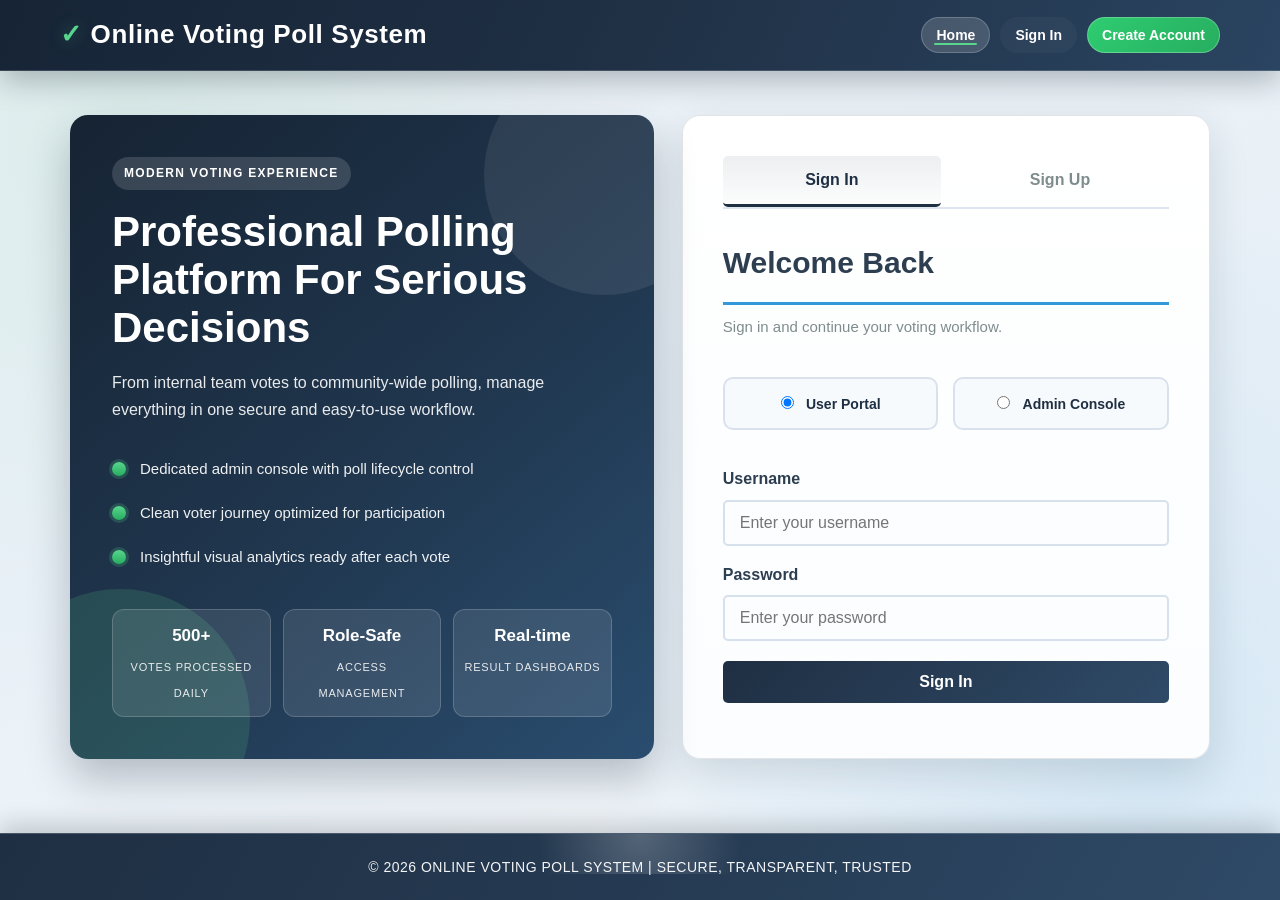
<file: index.html>
<!DOCTYPE html>
<html lang="en">
<head>
    <meta charset="UTF-8">
    <meta name="viewport" content="width=device-width, initial-scale=1.0">
    <title>Online Voting Poll System</title>
    <link rel="stylesheet" href="style.css">
</head>
<body class="auth-page">
    <header>
        <div class="header-container">
            <a class="header-brand" href="index.html">Online Voting Poll System</a>
            <nav>
                <a class="active" aria-current="page" href="index.html">Home</a>
                <a href="login.html">Sign In</a>
                <a class="nav-cta" href="signup.html">Create Account</a>
            </nav>
        </div>
    </header>

    <main class="auth-main">
        <div class="auth-shell">
            <section class="auth-marketing">
                <p class="auth-kicker">Modern voting experience</p>
                <h1>Professional Polling Platform For Serious Decisions</h1>
                <p class="auth-lead">From internal team votes to community-wide polling, manage everything in one secure and easy-to-use workflow.</p>
                <ul class="auth-points">
                    <li>Dedicated admin console with poll lifecycle control</li>
                    <li>Clean voter journey optimized for participation</li>
                    <li>Insightful visual analytics ready after each vote</li>
                </ul>
                <div class="auth-metrics">
                    <div><strong>500+</strong><span>Votes Processed Daily</span></div>
                    <div><strong>Role-Safe</strong><span>Access Management</span></div>
                    <div><strong>Real-time</strong><span>Result Dashboards</span></div>
                </div>
            </section>

            <section class="container auth-container auth-panel">
                <div class="auth-toggle">
                    <button class="auth-btn active" data-auth="login">Sign In</button>
                    <button class="auth-btn" data-auth="signup">Sign Up</button>
                </div>

                <div id="loginForm" class="auth-form active">
                    <h2 class="section-title">Welcome Back</h2>
                    <p class="auth-subtitle">Sign in and continue your voting workflow.</p>
                    <form id="formLogin" class="auth-form-page active">
                        <div class="role-selector">
                            <div class="role-option">
                                <input type="radio" id="roleUser" name="role" value="user" checked>
                                <label for="roleUser">User Portal</label>
                            </div>
                            <div class="role-option">
                                <input type="radio" id="roleAdmin" name="role" value="admin">
                                <label for="roleAdmin">Admin Console</label>
                            </div>
                        </div>
                        <div class="form-group">
                            <label for="loginUsername">Username</label>
                            <input type="text" id="loginUsername" placeholder="Enter your username" required>
                        </div>
                        <div class="form-group">
                            <label for="loginPassword">Password</label>
                            <input type="password" id="loginPassword" placeholder="Enter your password" required>
                        </div>
                        <button type="submit" class="btn btn-primary auth-submit">Sign In</button>
                    </form>
                </div>

                <div id="signupForm" class="auth-form">
                    <h2 class="section-title">Create New Account</h2>
                    <p class="auth-subtitle">Set up your profile and start polling instantly.</p>
                    <form id="formSignup" class="auth-form-page active">
                        <div class="role-selector">
                            <div class="role-option">
                                <input type="radio" id="signupRoleUser" name="signupRole" value="user" checked>
                                <label for="signupRoleUser">User Portal</label>
                            </div>
                            <div class="role-option">
                                <input type="radio" id="signupRoleAdmin" name="signupRole" value="admin">
                                <label for="signupRoleAdmin">Admin Console</label>
                            </div>
                        </div>
                        <div class="form-group">
                            <label for="signupUsername">Username</label>
                            <input type="text" id="signupUsername" placeholder="Choose a username" required>
                        </div>
                        <div class="form-group">
                            <label for="signupPassword">Password</label>
                            <input type="password" id="signupPassword" placeholder="Create a strong password" required>
                        </div>
                        <div class="form-group">
                            <label for="signupConfirm">Confirm Password</label>
                            <input type="password" id="signupConfirm" placeholder="Re-enter your password" required>
                        </div>
                        <div class="form-group hidden" id="adminCodeGroup">
                            <label for="adminAccessCode">Admin Access Code</label>
                            <input type="password" id="adminAccessCode" placeholder="Enter admin access code">
                        </div>
                        <button type="submit" class="btn btn-primary auth-submit">Create Account</button>
                    </form>
                </div>
            </section>
        </div>
    </main>

    <footer>
        <p>&copy; 2026 Online Voting Poll System | Secure, Transparent, Trusted</p>
    </footer>

    <script src="js/storage.js"></script>
    <script src="js/auth.js"></script>
</body>
</html>
</file>
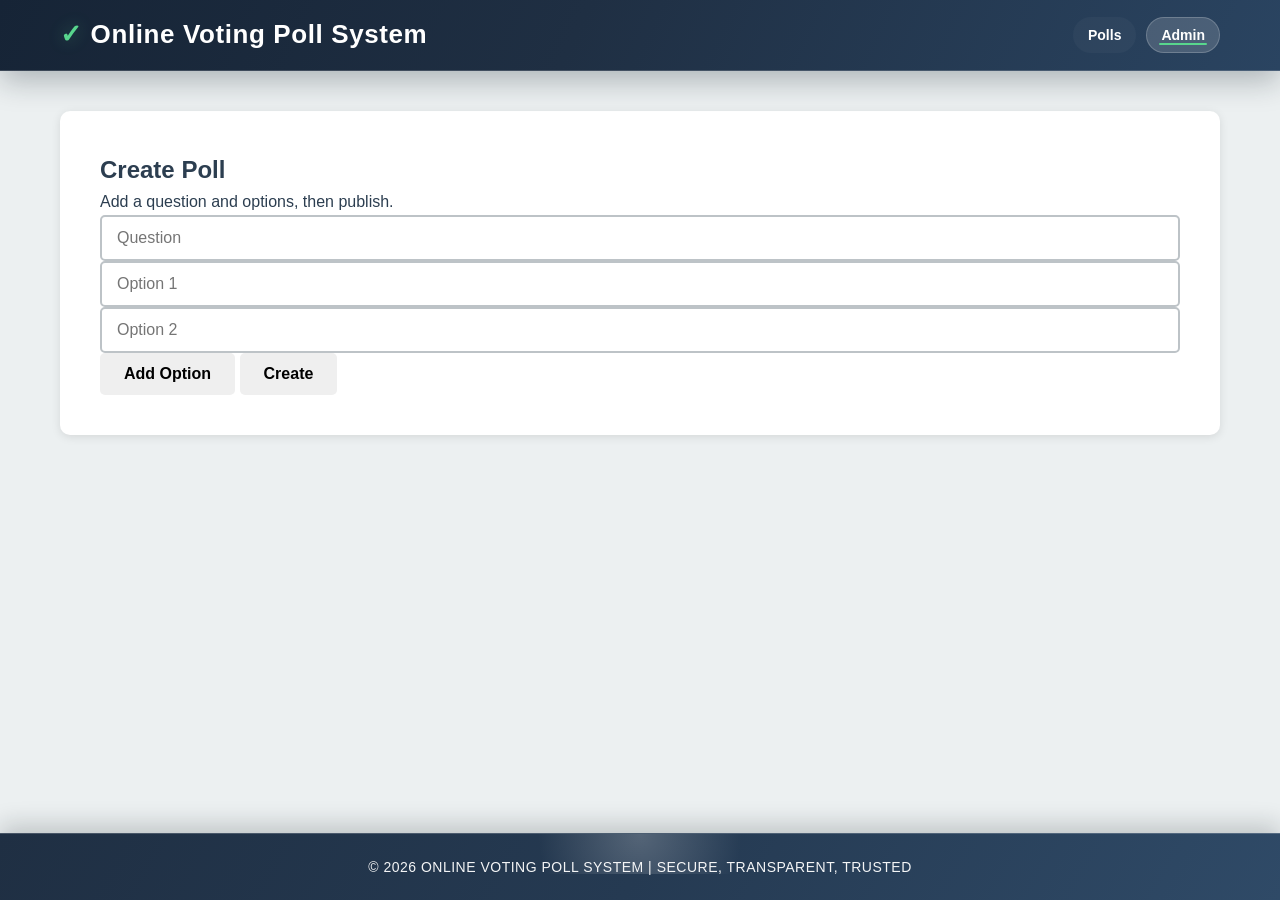
<file: admin.html>
<!DOCTYPE html>
<html>
<head>
  <title>Admin</title>
  <meta charset="UTF-8">
  <meta name="viewport" content="width=device-width, initial-scale=1.0">
  <link rel="stylesheet" href="style.css">
</head>
<body data-page="admin">
  <header class="site-header">
    <div class="header-wrap">
      <p class="brand">Online Voting Poll System</p>
      <nav class="top-nav">
        <a href="home.html">Polls</a>
        <a class="active" aria-current="page" href="admin.html">Admin</a>
      </nav>
    </div>
  </header>

  <main class="page-main">
    <section class="container">
      <h2>Create Poll</h2>
      <p class="subtext">Add a question and options, then publish.</p>

      <input type="text" id="question" placeholder="Question">
      <div id="options"></div>
      <button id="addOptionBtn">Add Option</button>
      <button id="createPollBtn">Create</button>
    </section>
  </main>

  <footer class="site-footer">
    <p>&copy; 2026 Online Voting Poll System | Secure, Transparent, Trusted</p>
  </footer>

  <script src="js/storage.js"></script>
  <script src="js/auth.js"></script>
  <script src="js/admin.js"></script>
</body>
</html>
</file>
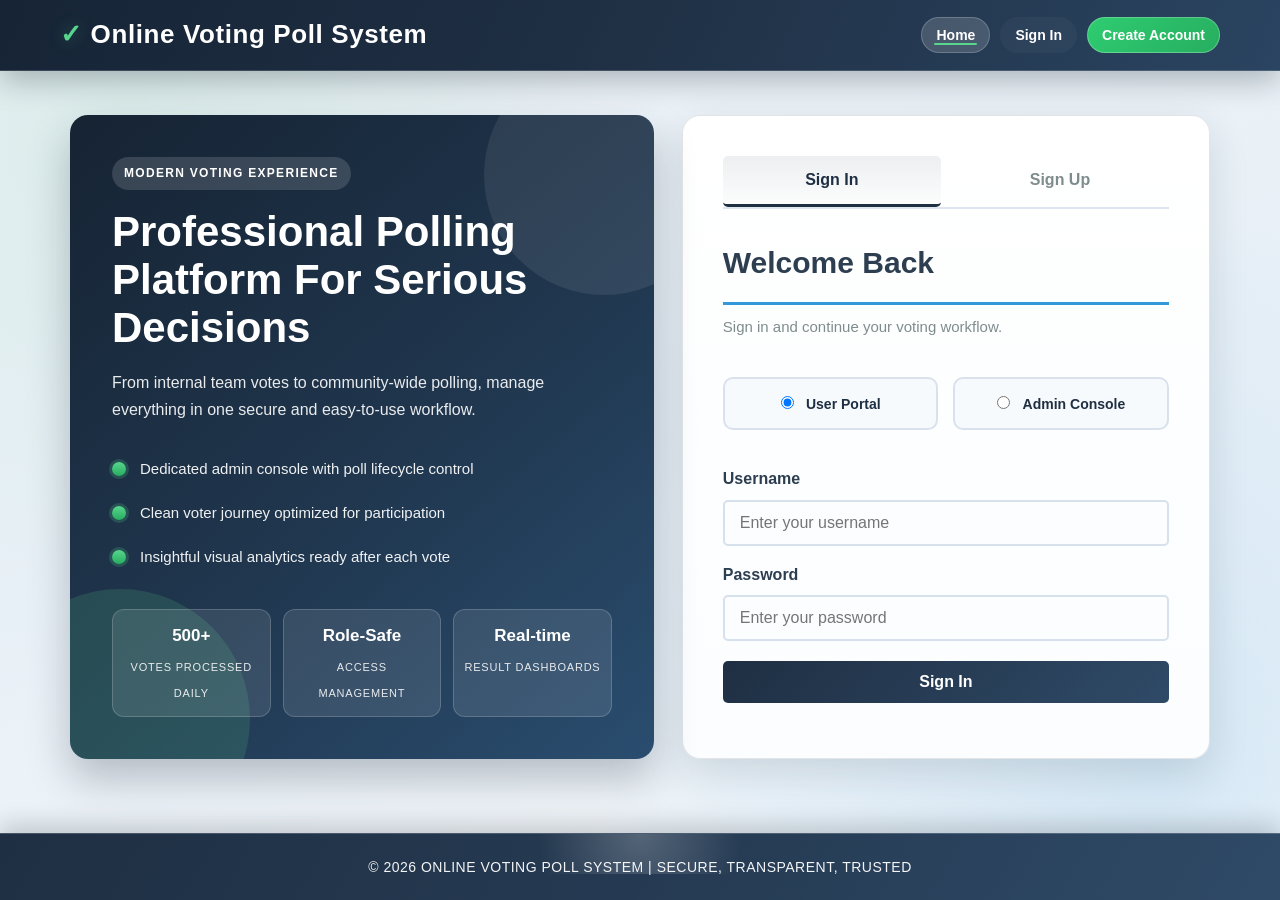
<file: home.html>
<!DOCTYPE html>
<html lang="en">
<head>
    <meta charset="UTF-8">
    <meta name="viewport" content="width=device-width, initial-scale=1.0">
    <title>Dashboard - Online Voting Poll System</title>
    <link rel="stylesheet" href="style.css">
</head>
<body class="dashboard-page">
    <header>
        <div class="header-container">
            <a class="header-brand" href="home.html">Online Voting Poll System</a>
            <nav>
                <a class="active no-nav-underline" aria-current="page" href="home.html">Dashboard</a>
                <a href="poll.html" id="pollCenterLink">Poll Center</a>
                <a href="poll.html" id="createPollLink" class="hidden nav-cta">Create Poll</a>
                <div class="nav-user-info">
                    <span id="userRole"></span>
                    <span id="userName"></span>
                </div>
                <button id="logoutBtn" class="btn-danger">Logout</button>
            </nav>
        </div>
    </header>

    <main>
        <!-- ADMIN DASHBOARD -->
        <section id="adminDashboard" class="hidden">
            <div class="container dashboard-panel">
                <div class="dashboard-header">
                    <div>
                        <h1 class="section-title">Workspace Overview</h1>
                        <p class="dashboard-subtitle">Create polls quickly, monitor response activity, and manage live engagement from a clean control center.</p>
                    </div>
                    <a href="poll.html" class="btn btn-primary">Create New Poll</a>
                </div>

                <div class="stats-grid">
                    <div class="stat-card">
                        <h3>Total Polls</h3>
                        <div class="number" id="adminTotalPolls">0</div>
                    </div>
                    <div class="stat-card accent">
                        <h3>Total Responses</h3>
                        <div class="number" id="adminTotalVotes">0</div>
                    </div>
                    <div class="stat-card success">
                        <h3>Registered Users</h3>
                        <div class="number" id="adminTotalUsers">0</div>
                    </div>
                    <div class="stat-card dark">
                        <h3>Active Polls</h3>
                        <div class="number" id="adminActivePolls">0</div>
                    </div>
                </div>

                <div class="dashboard-list-head">
                    <h2 class="section-title">Poll Management</h2>
                    <p>Review each poll, track participation, and take action when needed.</p>
                </div>

                <div id="adminPollsList" class="polls-grid dashboard-polls-grid"></div>
            </div>
        </section>

        <!-- USER DASHBOARD -->
        <section id="userDashboard" class="hidden">
            <div class="container dashboard-panel">
                <div class="dashboard-header">
                    <div>
                        <h1 class="section-title">Your Polls</h1>
                        <p class="dashboard-subtitle">Choose an open poll, submit your response, and explore results in real time.</p>
                    </div>
                </div>

                <div id="userPollsList" class="polls-grid dashboard-polls-grid"></div>

                <div id="noPollsMessage" class="no-data hidden">
                    <h3>No Active Polls Yet</h3>
                    <p>New polls will appear here as soon as they are published.</p>
                </div>
            </div>
        </section>
    </main>

    <footer>
        <p>&copy; 2026 Online Voting Poll System | Secure, Transparent, Trusted</p>
    </footer>

    <script src="js/storage.js"></script>
    <script src="js/auth.js"></script>
    <script src="js/home.js"></script>
</body>
</html>
</file>
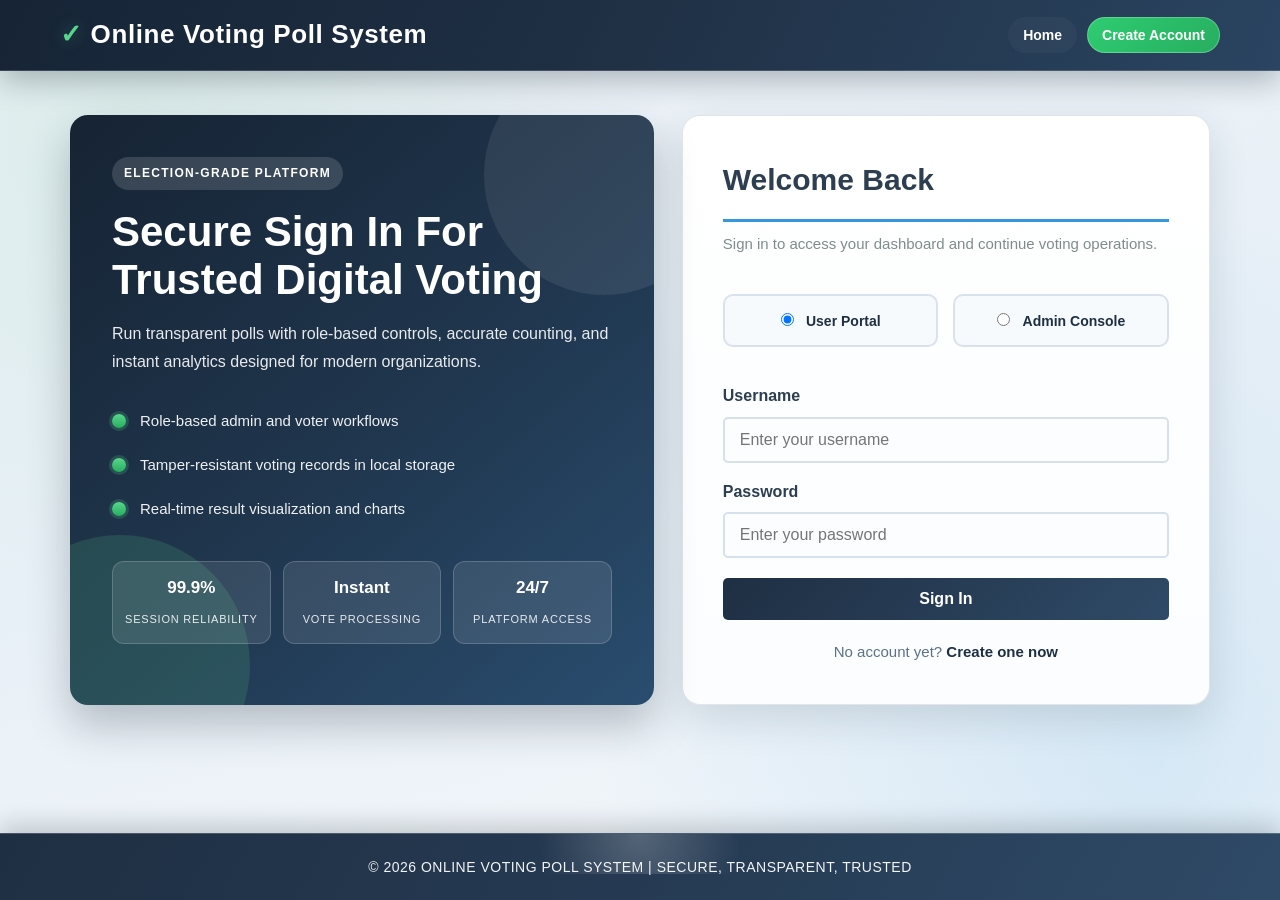
<file: login.html>
<!DOCTYPE html>
<html lang="en">
<head>
    <meta charset="UTF-8">
    <meta name="viewport" content="width=device-width, initial-scale=1.0">
    <title>Login - Online Voting Poll System</title>
    <link rel="stylesheet" href="style.css">
</head>
<body class="auth-page">
    <header>
        <div class="header-container">
            <a class="header-brand" href="index.html">Online Voting Poll System</a>
            <nav>
                <a href="index.html">Home</a>
                <a class="nav-cta" href="signup.html">Create Account</a>
            </nav>
        </div>
    </header>

    <main class="auth-main">
        <div class="auth-shell">
            <section class="auth-marketing">
                <p class="auth-kicker">Election-grade platform</p>
                <h1>Secure Sign In For Trusted Digital Voting</h1>
                <p class="auth-lead">Run transparent polls with role-based controls, accurate counting, and instant analytics designed for modern organizations.</p>
                <ul class="auth-points">
                    <li>Role-based admin and voter workflows</li>
                    <li>Tamper-resistant voting records in local storage</li>
                    <li>Real-time result visualization and charts</li>
                </ul>
                <div class="auth-metrics">
                    <div><strong>99.9%</strong><span>Session Reliability</span></div>
                    <div><strong>Instant</strong><span>Vote Processing</span></div>
                    <div><strong>24/7</strong><span>Platform Access</span></div>
                </div>
            </section>

            <section class="container auth-container auth-panel">
                <h2 class="section-title">Welcome Back</h2>
                <p class="auth-subtitle">Sign in to access your dashboard and continue voting operations.</p>

                <form id="formLogin" class="auth-form-page active">
                    <div class="role-selector">
                        <div class="role-option">
                            <input type="radio" id="roleUser" name="role" value="user" checked>
                            <label for="roleUser">User Portal</label>
                        </div>
                        <div class="role-option">
                            <input type="radio" id="roleAdmin" name="role" value="admin">
                            <label for="roleAdmin">Admin Console</label>
                        </div>
                    </div>

                    <div class="form-group">
                        <label for="loginUsername">Username</label>
                        <input type="text" id="loginUsername" placeholder="Enter your username" required>
                    </div>
                    <div class="form-group">
                        <label for="loginPassword">Password</label>
                        <input type="password" id="loginPassword" placeholder="Enter your password" required>
                    </div>

                    <button type="submit" class="btn btn-primary auth-submit">Sign In</button>
                </form>

                <p class="text-center margin-top auth-switch">No account yet? <a href="signup.html">Create one now</a></p>
            </section>
        </div>
    </main>

    <footer>
        <p>&copy; 2026 Online Voting Poll System | Secure, Transparent, Trusted</p>
    </footer>

    <script src="js/storage.js"></script>
    <script src="js/auth.js"></script>
</body>
</html>
</file>
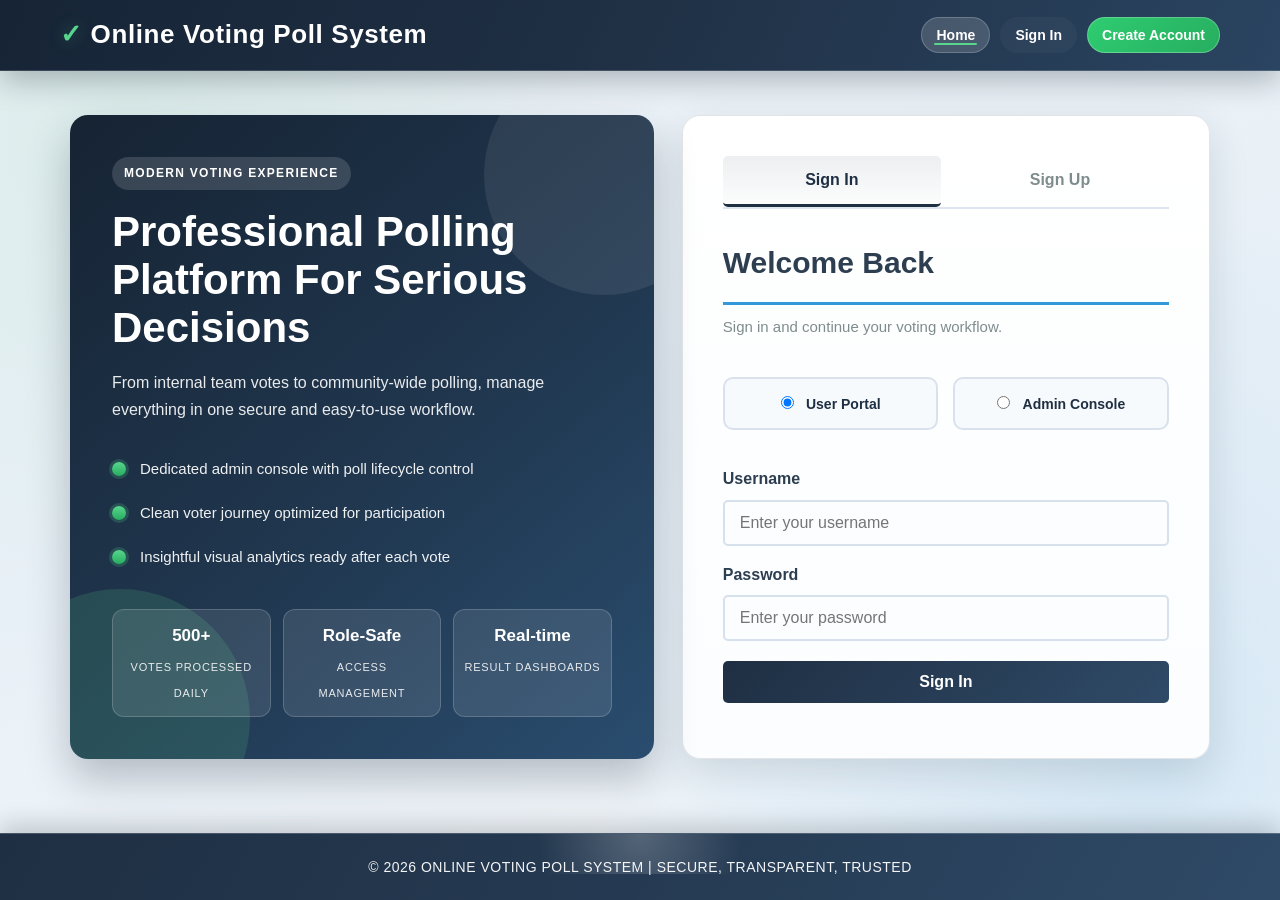
<file: poll.html>
<!DOCTYPE html>
<html lang="en">
<head>
    <meta charset="UTF-8">
    <meta name="viewport" content="width=device-width, initial-scale=1.0">
    <title>Polls - Online Voting Poll System</title>
    <link rel="stylesheet" href="style.css">
</head>
<body>
    <header>
        <div class="header-container">
            <a class="header-brand" href="home.html">Online Voting Poll System</a>
            <nav>
                <a href="home.html">Dashboard</a>
                <a class="active" aria-current="page" href="poll.html">Poll Center</a>
                <button id="logoutBtn" class="btn-danger">Logout</button>
            </nav>
        </div>
    </header>

    <main>
        <!-- CREATE POLL FORM (ADMIN ONLY) -->
        <section id="createPollSection" class="hidden">
            <div class="container poll-page-shell">
                <div class="poll-page-header">
                    <h1 class="section-title">Create A New Poll</h1>
                    <p class="sub-title">Build a clear question, define your response model, and publish with confidence.</p>
                </div>
                <form id="createPollForm">
                    <div class="form-group">
                        <label for="pollQuestion">Poll Question *</label>
                        <input type="text" id="pollQuestion" placeholder="e.g., What is your favorite programming language?" required>
                    </div>

                    <div class="form-group">
                        <label>Poll Options *</label>
                        <div id="optionsContainer">
                            <div class="form-group">
                                <label>Option Type</label>
                                <select id="optionType">
                                    <option value="radio">Single Choice</option>
                                    <option value="checkbox">Multiple Choice</option>
                                </select>
                            </div>
                        </div>
                    </div>

                    <div id="optionInputs">
                        <div class="option-input-group option-input-row">
                            <input type="text" class="option-input" placeholder="Option 1" required>
                        </div>
                        <div class="option-input-group option-input-row">
                            <input type="text" class="option-input" placeholder="Option 2" required>
                        </div>
                    </div>

                    <button type="button" id="addOptionBtn" class="btn btn-secondary add-option-btn">+ Add More Options</button>

                    <div class="poll-form-actions">
                        <button type="submit" class="btn btn-primary">Publish Poll</button>
                        <a href="home.html" class="btn btn-neutral">Cancel</a>
                    </div>
                </form>
            </div>
        </section>

        <!-- VOTE ON POLL (USER) -->
        <section id="votePollSection" class="hidden">
            <div class="container poll-page-shell">
                <h1 class="section-title" id="votePollTitle">Poll Title</h1>
                <p class="sub-title">Select your preferred option and submit your response.</p>
                <form id="votePollForm">
                    <div id="voteOptionsContainer" class="options-container"></div>
                    <div class="vote-actions">
                        <button type="submit" class="btn btn-primary full-width-btn">Submit Vote</button>
                        <a href="home.html" class="btn btn-neutral full-width-btn">Back to Polls</a>
                    </div>
                </form>
            </div>
        </section>

        <!-- VOTE ALREADY SUBMITTED -->
        <section id="alreadyVotedSection" class="hidden">
            <div class="container text-center poll-page-shell">
                <h1 class="section-title">Already Voted</h1>
                <p class="sub-title">Your response has already been recorded for this poll.</p>
                <p class="already-voted-note">You can review the latest insights below.</p>
                <a href="#" id="viewResultsLink" class="btn btn-primary">View Results</a>
                <a href="home.html" class="btn btn-neutral">Back to Polls</a>
            </div>
        </section>
    </main>

    <footer>
        <p>&copy; 2026 Online Voting Poll System | Secure, Transparent, Trusted</p>
    </footer>

    <script src="js/storage.js"></script>
    <script src="js/auth.js"></script>
    <script src="js/poll.js"></script>
</body>
</html>
</file>
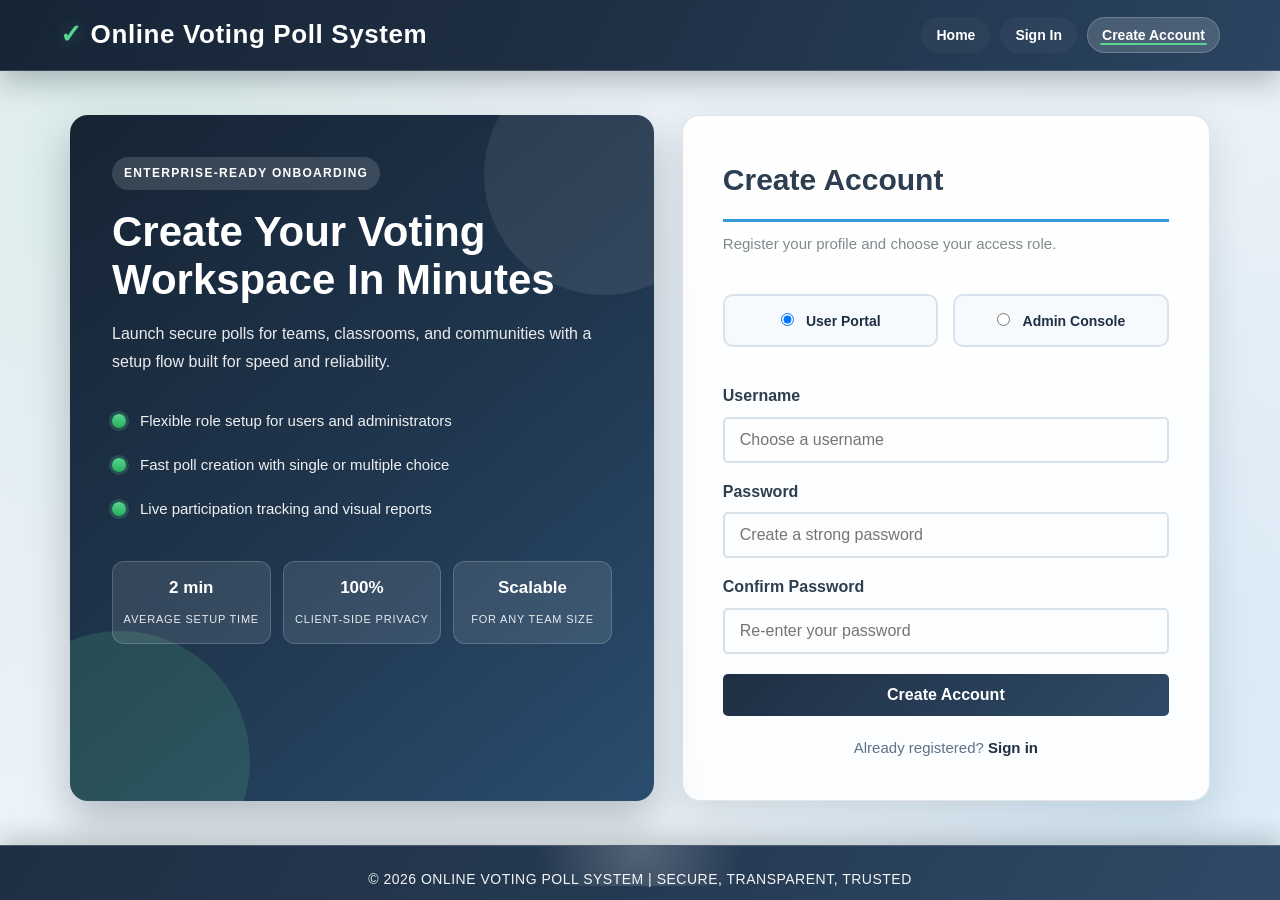
<file: signup.html>
<!DOCTYPE html>
<html lang="en">
<head>
    <meta charset="UTF-8">
    <meta name="viewport" content="width=device-width, initial-scale=1.0">
    <title>Sign Up - Online Voting Poll System</title>
    <link rel="stylesheet" href="style.css">
</head>
<body class="auth-page">
    <header>
        <div class="header-container">
            <a class="header-brand" href="index.html">Online Voting Poll System</a>
            <nav>
                <a href="index.html">Home</a>
                <a href="login.html">Sign In</a>
                <a class="nav-cta active" aria-current="page" href="signup.html">Create Account</a>
            </nav>
        </div>
    </header>

    <main class="auth-main">
        <div class="auth-shell">
            <section class="auth-marketing">
                <p class="auth-kicker">Enterprise-ready onboarding</p>
                <h1>Create Your Voting Workspace In Minutes</h1>
                <p class="auth-lead">Launch secure polls for teams, classrooms, and communities with a setup flow built for speed and reliability.</p>
                <ul class="auth-points">
                    <li>Flexible role setup for users and administrators</li>
                    <li>Fast poll creation with single or multiple choice</li>
                    <li>Live participation tracking and visual reports</li>
                </ul>
                <div class="auth-metrics">
                    <div><strong>2 min</strong><span>Average Setup Time</span></div>
                    <div><strong>100%</strong><span>Client-side Privacy</span></div>
                    <div><strong>Scalable</strong><span>For Any Team Size</span></div>
                </div>
            </section>

            <section class="container auth-container auth-panel">
                <h2 class="section-title">Create Account</h2>
                <p class="auth-subtitle">Register your profile and choose your access role.</p>

                <form id="formSignup" class="auth-form-page active">
                    <div class="role-selector">
                        <div class="role-option">
                            <input type="radio" id="signupRoleUser" name="signupRole" value="user" checked>
                            <label for="signupRoleUser">User Portal</label>
                        </div>
                        <div class="role-option">
                            <input type="radio" id="signupRoleAdmin" name="signupRole" value="admin">
                            <label for="signupRoleAdmin">Admin Console</label>
                        </div>
                    </div>

                    <div class="form-group">
                        <label for="signupUsername">Username</label>
                        <input type="text" id="signupUsername" placeholder="Choose a username" required>
                    </div>
                    <div class="form-group">
                        <label for="signupPassword">Password</label>
                        <input type="password" id="signupPassword" placeholder="Create a strong password" required>
                    </div>
                    <div class="form-group">
                        <label for="signupConfirm">Confirm Password</label>
                        <input type="password" id="signupConfirm" placeholder="Re-enter your password" required>
                    </div>
                    <div class="form-group hidden" id="adminCodeGroup">
                        <label for="adminAccessCode">Admin Access Code</label>
                        <input type="password" id="adminAccessCode" placeholder="Enter admin access code">
                    </div>

                    <button type="submit" class="btn btn-primary auth-submit">Create Account</button>
                </form>

                <p class="text-center margin-top auth-switch">Already registered? <a href="login.html">Sign in</a></p>
            </section>
        </div>
    </main>

    <footer>
        <p>&copy; 2026 Online Voting Poll System | Secure, Transparent, Trusted</p>
    </footer>

    <script src="js/storage.js"></script>
    <script src="js/auth.js"></script>
</body>
</html>
</file>
<file: style.css>
/* ===== ROOT VARIABLES ===== */
:root {
    --primary-color: #2c3e50;
    --secondary-color: #3498db;
    --accent-color: #e74c3c;
    --success-color: #27ae60;
    --bg-color: #ecf0f1;
    --text-dark: #2c3e50;
    --text-light: #7f8c8d;
    --white: #ffffff;
    --border-color: #bdc3c7;
    --shadow: 0 2px 10px rgba(0, 0, 0, 0.1);
    --transition: all 0.3s ease;
}

/* ===== GENERAL STYLES ===== */
* {
    margin: 0;
    padding: 0;
    box-sizing: border-box;
}

html, body {
    height: 100%;
}

body {
    font-family: 'Segoe UI', Tahoma, Geneva, Verdana, sans-serif;
    background-color: var(--bg-color);
    color: var(--text-dark);
    line-height: 1.6;
    display: flex;
    flex-direction: column;
    min-height: 100vh;
}

/* ===== HEADER STYLES ===== */
header,
.site-header {
    background: linear-gradient(115deg, #162436 0%, #1f2f43 45%, #2a4461 100%);
    color: var(--white);
    padding: 14px 0;
    box-shadow: 0 10px 30px rgba(16, 27, 38, 0.28);
    position: sticky;
    top: 0;
    z-index: 1000;
    border-bottom: 1px solid rgba(255, 255, 255, 0.16);
}

.header-container,
.header-wrap {
    max-width: 1200px;
    margin: 0 auto;
    display: flex;
    justify-content: space-between;
    align-items: center;
    padding: 0 20px;
}

.header-brand,
.brand {
    font-size: 26px;
    font-weight: 700;
    letter-spacing: 0.6px;
    animation: slideInDown 0.5s ease;
    color: var(--white);
    text-decoration: none;
    display: inline-flex;
    align-items: center;
}

.header-brand::before,
.brand::before {
    content: "✓ ";
    color: #58d68d;
    margin-right: 8px;
    text-shadow: 0 0 16px rgba(88, 214, 141, 0.4);
}

nav,
.top-nav {
    display: flex;
    gap: 10px;
    align-items: center;
}

nav a,
nav button,
.top-nav a,
.top-nav button {
    color: var(--white);
    text-decoration: none;
    font-weight: 600;
    padding: 10px 14px;
    border-radius: 999px;
    transition: var(--transition);
    border: 1px solid transparent;
    background: rgba(255, 255, 255, 0.03);
    cursor: pointer;
    font-size: 14px;
    line-height: 1;
    position: relative;
    white-space: nowrap;
}

nav a::after,
.top-nav a::after {
    content: "";
    position: absolute;
    left: 12px;
    right: 12px;
    bottom: 7px;
    height: 2px;
    background: #58d68d;
    transform: scaleX(0);
    transform-origin: center;
    transition: transform 0.25s ease;
    border-radius: 2px;
}

nav a.no-nav-underline::after,
.top-nav a.no-nav-underline::after {
    display: none;
}

body.dashboard-page nav a::after,
body.dashboard-page .top-nav a::after {
    display: none;
}

body.dashboard-page nav a,
body.dashboard-page nav button,
body.dashboard-page .top-nav a,
body.dashboard-page .top-nav button {
    -webkit-tap-highlight-color: transparent;
}

body.dashboard-page nav a:focus,
body.dashboard-page nav button:focus,
body.dashboard-page .top-nav a:focus,
body.dashboard-page .top-nav button:focus {
    outline: none;
}

nav a:hover,
nav button:hover,
.top-nav a:hover,
.top-nav button:hover {
    background-color: rgba(255, 255, 255, 0.12);
    border-color: rgba(255, 255, 255, 0.16);
    transform: translateY(-1px);
}

nav a:hover::after,
nav a.active::after,
.top-nav a:hover::after,
.top-nav a.active::after {
    transform: scaleX(1);
}

nav a.active,
.top-nav a.active {
    background: rgba(255, 255, 255, 0.16);
    border-color: rgba(255, 255, 255, 0.2);
}

nav button.btn-danger,
nav #logoutBtn,
.top-nav button.btn-danger,
.top-nav #logoutBtn {
    background: linear-gradient(135deg, #c0392b 0%, #a93226 100%);
    border-color: rgba(255, 255, 255, 0.18);
    color: #ffffff;
    font-weight: 700;
}

nav button.btn-danger:hover,
nav #logoutBtn:hover,
.top-nav button.btn-danger:hover,
.top-nav #logoutBtn:hover {
    background: linear-gradient(135deg, #a93226 0%, #922b21 100%);
}

.nav-cta {
    background: linear-gradient(135deg, #2ecc71 0%, #27ae60 100%);
    border-color: rgba(255, 255, 255, 0.26);
    color: #ffffff;
    font-weight: 700;
}

.nav-cta:hover {
    background: linear-gradient(135deg, #28b463 0%, #229954 100%);
}

.nav-user-info {
    display: flex;
    gap: 10px;
    align-items: center;
    background: rgba(255, 255, 255, 0.12);
    border: 1px solid rgba(255, 255, 255, 0.18);
    border-radius: 999px;
    padding: 8px 12px;
}

.nav-user-info span {
    font-size: 12px;
    font-weight: 600;
    opacity: 0.95;
}

/* ===== MAIN CONTENT ===== */
main {
    flex: 1;
    max-width: 1200px;
    width: 100%;
    margin: 0 auto;
    padding: 40px 20px;
}

/* ===== FOOTER STYLES ===== */
footer {
    background: linear-gradient(120deg, #1f2f43 0%, #253a52 50%, #2f4a67 100%);
    color: var(--white);
    text-align: center;
    padding: 22px 20px;
    margin-top: auto;
    border-top: 1px solid rgba(255, 255, 255, 0.18);
    box-shadow: 0 -8px 24px rgba(15, 23, 32, 0.2);
    position: relative;
    overflow: hidden;
}

footer::before {
    content: "";
    position: absolute;
    top: -40px;
    left: 50%;
    width: 280px;
    height: 80px;
    transform: translateX(-50%);
    background: radial-gradient(circle, rgba(255, 255, 255, 0.22) 0%, rgba(255, 255, 255, 0) 70%);
    pointer-events: none;
}

footer p {
    margin: 0;
    opacity: 0.95;
    font-size: 14px;
    font-weight: 500;
    letter-spacing: 0.5px;
    text-transform: uppercase;
    position: relative;
    z-index: 1;
}

/* ===== CONTAINER STYLES ===== */
.container {
    background: var(--white);
    border-radius: 10px;
    padding: 40px;
    box-shadow: var(--shadow);
    animation: fadeIn 0.5s ease;
}

.section-title {
    font-size: 32px;
    margin-bottom: 30px;
    color: var(--primary-color);
    border-bottom: 3px solid var(--secondary-color);
    padding-bottom: 15px;
}

.sub-title {
    font-size: 20px;
    color: var(--text-light);
    margin-bottom: 20px;
}

/* ===== FORM STYLES ===== */
form {
    display: flex;
    flex-direction: column;
    gap: 20px;
}

.form-group {
    display: flex;
    flex-direction: column;
}

label {
    font-weight: 700;
    margin-bottom: 8px;
    color: var(--text-dark);
    font-size: 16px;
}

input[type="text"],
input[type="email"],
input[type="password"],
textarea,
select {
    width: 100%;
    padding: 12px 15px;
    border: 2px solid var(--border-color);
    border-radius: 5px;
    font-size: 16px;
    font-family: inherit;
    transition: var(--transition);
}

input[type="text"]:focus,
input[type="email"]:focus,
input[type="password"]:focus,
textarea:focus {
    outline: none;
    border-color: var(--secondary-color);
    box-shadow: 0 0 5px rgba(52, 152, 219, 0.3);
}

textarea {
    resize: vertical;
    min-height: 100px;
}

/* ===== BUTTON STYLES ===== */
button, .btn {
    padding: 12px 24px;
    border: none;
    border-radius: 5px;
    font-size: 16px;
    font-weight: 600;
    cursor: pointer;
    transition: var(--transition);
    display: inline-block;
    text-align: center;
    text-decoration: none;
}

.btn-primary {
    background-color: var(--secondary-color);
    color: var(--white);
}

.btn-primary:hover {
    background-color: #2980b9;
    transform: translateY(-2px);
    box-shadow: 0 5px 15px rgba(52, 152, 219, 0.4);
}

.btn-danger {
    background-color: var(--accent-color);
    color: var(--white);
}

.btn-danger:hover {
    background-color: #c0392b;
    transform: translateY(-2px);
}

.btn-success {
    background-color: var(--success-color);
    color: var(--white);
}

.btn-success:hover {
    background-color: #229954;
    transform: translateY(-2px);
}

.btn-small {
    padding: 8px 12px;
    font-size: 14px;
}

.btn-secondary {
    background-color: #eef4fb;
    color: #1f2f43;
    border: 1px solid #c8d8ea;
}

.btn-secondary:hover {
    background-color: #ddebf9;
}

.btn-neutral {
    background-color: #8a98a8;
    color: var(--white);
}

.btn-neutral:hover {
    background-color: #748496;
}

button:disabled {
    opacity: 0.5;
    cursor: not-allowed;
}

/* ===== LOGIN/SIGNUP PAGE ===== */
.auth-container {
    max-width: 450px;
    margin: 0 auto;
}

body.auth-page {
    background:
        radial-gradient(circle at 10% 15%, rgba(39, 174, 96, 0.09) 0%, rgba(39, 174, 96, 0) 35%),
        radial-gradient(circle at 90% 85%, rgba(52, 152, 219, 0.15) 0%, rgba(52, 152, 219, 0) 40%),
        linear-gradient(165deg, #eef3f8 0%, #e8f0f7 50%, #f5f8fb 100%);
}

.auth-main {
    max-width: 1180px;
    margin: 0 auto;
    width: 100%;
    padding: 44px 20px;
}

.auth-shell {
    display: grid;
    grid-template-columns: 1.05fr 0.95fr;
    gap: 28px;
    align-items: stretch;
}

.auth-marketing {
    background: linear-gradient(140deg, #162333 0%, #20374f 55%, #2a4d6f 100%);
    color: var(--white);
    border-radius: 18px;
    padding: 42px;
    position: relative;
    overflow: hidden;
    box-shadow: 0 20px 42px rgba(22, 35, 51, 0.26);
}

.auth-marketing::before {
    content: "";
    position: absolute;
    right: -70px;
    top: -60px;
    width: 240px;
    height: 240px;
    border-radius: 50%;
    background: rgba(255, 255, 255, 0.08);
}

.auth-marketing::after {
    content: "";
    position: absolute;
    left: -80px;
    bottom: -90px;
    width: 260px;
    height: 260px;
    border-radius: 50%;
    background: rgba(82, 190, 128, 0.18);
}

.auth-kicker {
    display: inline-block;
    font-size: 12px;
    text-transform: uppercase;
    letter-spacing: 1.3px;
    font-weight: 700;
    padding: 7px 12px;
    border-radius: 999px;
    background: rgba(255, 255, 255, 0.14);
    margin-bottom: 18px;
}

.auth-marketing h1 {
    font-size: clamp(28px, 4vw, 42px);
    line-height: 1.15;
    margin-bottom: 16px;
    position: relative;
    z-index: 1;
}

.auth-lead {
    font-size: 16px;
    line-height: 1.7;
    color: rgba(255, 255, 255, 0.9);
    margin-bottom: 24px;
    position: relative;
    z-index: 1;
}

.auth-points {
    list-style: none;
    margin-bottom: 30px;
    position: relative;
    z-index: 1;
}

.auth-points li {
    padding: 10px 0 10px 28px;
    position: relative;
    color: rgba(255, 255, 255, 0.93);
    font-size: 15px;
}

.auth-points li::before {
    content: "";
    position: absolute;
    left: 0;
    top: 15px;
    width: 14px;
    height: 14px;
    border-radius: 50%;
    background: linear-gradient(180deg, #58d68d 0%, #27ae60 100%);
    box-shadow: 0 0 0 3px rgba(88, 214, 141, 0.2);
}

.auth-metrics {
    display: grid;
    grid-template-columns: repeat(3, 1fr);
    gap: 12px;
    position: relative;
    z-index: 1;
}

.auth-metrics div {
    background: rgba(255, 255, 255, 0.1);
    border: 1px solid rgba(255, 255, 255, 0.18);
    border-radius: 12px;
    padding: 12px 10px;
    text-align: center;
}

.auth-metrics strong {
    display: block;
    font-size: 17px;
    margin-bottom: 4px;
}

.auth-metrics span {
    font-size: 11px;
    text-transform: uppercase;
    letter-spacing: 0.8px;
    color: rgba(255, 255, 255, 0.88);
}

.auth-panel {
    max-width: none;
    width: 100%;
    border-radius: 18px;
    border: 1px solid rgba(31, 47, 67, 0.12);
    box-shadow: 0 14px 40px rgba(31, 47, 67, 0.14);
    background: linear-gradient(180deg, #ffffff 0%, #fbfdff 100%);
}

.auth-panel .section-title {
    font-size: 30px;
    margin-bottom: 10px;
}

.auth-subtitle {
    font-size: 15px;
    color: var(--text-light);
    margin-bottom: 18px;
}

.auth-form-page {
    display: flex;
    flex-direction: column;
    gap: 16px;
}

.auth-toggle {
    display: flex;
    gap: 10px;
    margin-bottom: 30px;
    border-bottom: 2px solid #dde5ee;
}

.auth-toggle button {
    flex: 1;
    padding: 15px;
    border: none;
    background: transparent;
    color: var(--text-light);
    font-weight: 600;
    cursor: pointer;
    border-bottom: 3px solid transparent;
    transition: var(--transition);
}

.auth-toggle button.active {
    color: #1f2f43;
    border-bottom-color: #1f2f43;
    background: linear-gradient(180deg, rgba(31, 47, 67, 0.08) 0%, rgba(31, 47, 67, 0.01) 100%);
}

.role-selector {
    display: grid;
    grid-template-columns: 1fr 1fr;
    gap: 15px;
    margin: 20px 0;
}

.role-option {
    padding: 12px;
    border: 2px solid #d9e2ec;
    border-radius: 10px;
    text-align: center;
    cursor: pointer;
    transition: var(--transition);
    background-color: #f7fafc;
}

.role-option:hover {
    border-color: #2f4a67;
    background-color: #edf4fb;
}

.role-option input[type="radio"] {
    margin-right: 8px;
}

.role-option label {
    margin: 0;
    font-size: 14px;
    font-weight: 700;
    color: #1f2f43;
    cursor: pointer;
}

.auth-panel input[type="text"],
.auth-panel input[type="password"] {
    border-color: #d6e1ec;
    background-color: #fbfdff;
}

.auth-panel input[type="text"]:focus,
.auth-panel input[type="password"]:focus {
    border-color: #2f4a67;
    box-shadow: 0 0 0 4px rgba(47, 74, 103, 0.14);
}

.auth-submit {
    margin-top: 4px;
    width: 100%;
    background: linear-gradient(135deg, #1f2f43 0%, #2f4a67 100%);
    color: var(--white);
}

.auth-submit:hover {
    background: linear-gradient(135deg, #182535 0%, #24394f 100%);
    box-shadow: 0 10px 20px rgba(31, 47, 67, 0.28);
}

.auth-switch {
    font-size: 15px;
    color: #5d7187;
}

.auth-switch a {
    color: #1f2f43;
    font-weight: 700;
    text-decoration: none;
}

.auth-switch a:hover {
    text-decoration: underline;
}

/* ===== DASHBOARD STYLES ===== */
.dashboard {
    display: grid;
    gap: 30px;
}

.dashboard-panel {
    border: 1px solid #d9e2ec;
    border-radius: 16px;
    box-shadow: 0 14px 34px rgba(26, 45, 67, 0.08);
}

.dashboard-header {
    display: flex;
    justify-content: space-between;
    align-items: flex-start;
    gap: 20px;
    margin-bottom: 28px;
}

.dashboard-header .section-title {
    margin-bottom: 10px;
}

.dashboard-subtitle {
    max-width: 720px;
    color: #5f7388;
    font-size: 15px;
}

.dashboard-list-head {
    margin: 30px 0 18px;
    display: flex;
    justify-content: space-between;
    align-items: baseline;
    gap: 12px;
    border-top: 1px solid #e5edf5;
    padding-top: 24px;
}

.dashboard-list-head .section-title {
    margin: 0;
    border-bottom: none;
    padding-bottom: 0;
    font-size: 30px;
}

.dashboard-list-head p {
    color: #6a7d91;
    font-size: 14px;
}

.stats-grid {
    display: grid;
    grid-template-columns: repeat(auto-fit, minmax(210px, 1fr));
    gap: 20px;
    margin-bottom: 30px;
}

.stat-card {
    background: linear-gradient(145deg, #2f8ccf 0%, #57ace6 100%);
    color: var(--white);
    padding: 25px;
    border-radius: 14px;
    box-shadow: 0 10px 20px rgba(26, 61, 95, 0.2);
    text-align: left;
    animation: slideInUp 0.5s ease;
    min-height: 140px;
}

.stat-card h3 {
    font-size: 13px;
    text-transform: uppercase;
    letter-spacing: 0.7px;
    margin-bottom: 10px;
    opacity: 0.95;
}

.stat-card .number {
    font-size: 38px;
    font-weight: 700;
}

.stat-card.accent {
    background: linear-gradient(145deg, #e25c4d 0%, #ef7d72 100%);
}

.stat-card.success {
    background: linear-gradient(145deg, #2da46a 0%, #51c084 100%);
}

.stat-card.dark {
    background: linear-gradient(145deg, #1f2f43 0%, #34506f 100%);
}

/* ===== POLL CARD STYLES ===== */
.polls-grid {
    display: grid;
    grid-template-columns: repeat(auto-fill, minmax(300px, 1fr));
    gap: 25px;
}

.dashboard-polls-grid {
    grid-template-columns: repeat(auto-fill, minmax(320px, 1fr));
}

.poll-card {
    background: linear-gradient(180deg, #ffffff 0%, #fbfdff 100%);
    border: 1px solid #d9e4ef;
    border-radius: 14px;
    padding: 25px;
    box-shadow: 0 10px 26px rgba(22, 42, 63, 0.08);
    transition: var(--transition);
    animation: fadeIn 0.5s ease;
}

.poll-card:hover {
    transform: translateY(-5px);
    box-shadow: 0 16px 30px rgba(22, 42, 63, 0.14);
    border-color: #9fb9d3;
}

.poll-card h3 {
    color: var(--primary-color);
    margin-bottom: 15px;
    font-size: 18px;
}

.poll-meta {
    font-size: 13px;
    color: #677c91;
    margin-bottom: 15px;
    display: flex;
    justify-content: space-between;
}

.poll-votes {
    color: #2369a3;
    font-weight: 600;
}

.poll-summary {
    color: #7a8fa4;
    font-size: 13px;
    margin: 10px 0;
}

.poll-actions {
    display: flex;
    gap: 10px;
    margin-top: 15px;
}

.poll-actions button {
    flex: 1;
    padding: 10px;
    font-size: 14px;
}

/* ===== POLL PAGE LAYOUT ===== */
.poll-page-shell {
    max-width: 850px;
    margin: 0 auto;
    border: 1px solid #dae4ee;
    border-radius: 16px;
    box-shadow: 0 12px 30px rgba(23, 42, 61, 0.08);
}

.poll-page-header {
    margin-bottom: 20px;
}

.poll-page-header .sub-title {
    max-width: 680px;
}

.option-input-row {
    margin-bottom: 15px;
}

.add-option-btn {
    margin-bottom: 20px;
}

.poll-form-actions {
    display: flex;
    gap: 12px;
    flex-wrap: wrap;
}

.vote-actions {
    margin-top: 10px;
    display: grid;
    gap: 10px;
}

.full-width-btn {
    width: 100%;
}

.already-voted-note {
    margin-bottom: 26px;
    color: #667a8f;
}

.remove-option-btn {
    margin-left: 10px;
}

/* ===== POLL OPTIONS STYLES ===== */
.options-container {
    margin: 20px 0;
}

.option {
    background: #f8fbff;
    padding: 15px 16px;
    margin-bottom: 15px;
    border-radius: 10px;
    border: 2px solid #d9e5f1;
    cursor: pointer;
    transition: var(--transition);
    display: flex;
    align-items: center;
    gap: 15px;
}

.option:hover {
    background-color: #edf4fb;
    border-color: #2f79b7;
}

.option input[type="radio"],
.option input[type="checkbox"] {
    width: 20px;
    height: 20px;
    cursor: pointer;
}

.option label {
    margin: 0;
    cursor: pointer;
    flex: 1;
}

/* ===== RESULTS PAGE STYLES ===== */
.results-shell {
    border: 1px solid #d8e2ee;
    border-radius: 16px;
    box-shadow: 0 14px 34px rgba(24, 44, 64, 0.08);
}

.results-header {
    margin-bottom: 24px;
}

.results-header .section-title {
    margin-bottom: 8px;
}

.results-kpis {
    display: grid;
    grid-template-columns: repeat(3, minmax(0, 1fr));
    gap: 14px;
    margin-bottom: 24px;
}

.kpi-card {
    background: linear-gradient(180deg, #f8fbff 0%, #edf4fb 100%);
    border: 1px solid #d4e1ef;
    border-radius: 12px;
    padding: 14px 16px;
}

.kpi-card span {
    display: block;
    font-size: 12px;
    text-transform: uppercase;
    letter-spacing: 0.7px;
    color: #688098;
    margin-bottom: 5px;
}

.kpi-card strong {
    font-size: 24px;
    color: #1f2f43;
}

.results-container {
    display: grid;
    grid-template-columns: 1fr 1fr;
    gap: 18px;
    margin: 20px 0 26px;
}

.chart-wrapper {
    background: linear-gradient(180deg, #ffffff 0%, #fafdff 100%);
    padding: 20px;
    border-radius: 12px;
    border: 1px solid #d9e5f1;
    box-shadow: 0 8px 20px rgba(24, 44, 64, 0.08);
}

.chart-title {
    text-align: center;
    margin-bottom: 16px;
    color: #1f2f43;
}

.results-list {
    background: #ffffff;
    padding: 20px;
    border-radius: 12px;
    border: 1px solid #d8e4ef;
    box-shadow: 0 8px 20px rgba(24, 44, 64, 0.06);
}

.results-list h3 {
    margin-bottom: 18px;
}

.result-item {
    padding: 15px;
    background: #f7fbff;
    margin-bottom: 15px;
    border-radius: 8px;
    border-left: 4px solid #2f79b7;
}

.result-label {
    display: flex;
    justify-content: space-between;
    margin-bottom: 8px;
}

.result-label span:first-child {
    font-weight: 600;
    color: var(--text-dark);
}

.result-label span:last-child {
    color: var(--secondary-color);
    font-weight: 600;
}

.progress-bar {
    background-color: #dbe6f1;
    height: 24px;
    border-radius: 5px;
    overflow: hidden;
}

.progress-fill {
    background: linear-gradient(90deg, #2f79b7, #4ca2df);
    height: 100%;
    display: flex;
    align-items: center;
    justify-content: center;
    color: var(--white);
    font-weight: 600;
    font-size: 12px;
    transition: width 0.5s ease;
}

.results-actions {
    margin-top: 24px;
    text-align: center;
}

/* ===== MODAL STYLES ===== */
.modal {
    display: none;
    position: fixed;
    z-index: 2000;
    left: 0;
    top: 0;
    width: 100%;
    height: 100%;
    background-color: rgba(0, 0, 0, 0.5);
    animation: fadeIn 0.3s ease;
}

.modal.active {
    display: flex;
    align-items: center;
    justify-content: center;
}

.modal-content {
    background-color: var(--white);
    padding: 30px;
    border-radius: 10px;
    width: 90%;
    max-width: 600px;
    box-shadow: 0 5px 30px rgba(0, 0, 0, 0.3);
    animation: slideInDown 0.3s ease;
}

.modal-header {
    display: flex;
    justify-content: space-between;
    align-items: center;
    margin-bottom: 20px;
}

.modal-header h2 {
    margin: 0;
}

.close-btn {
    background: none;
    border: none;
    font-size: 28px;
    cursor: pointer;
    color: var(--text-light);
    transition: var(--transition);
}

.close-btn:hover {
    color: var(--text-dark);
}

/* ===== ANIMATIONS ===== */
@keyframes fadeIn {
    from {
        opacity: 0;
    }
    to {
        opacity: 1;
    }
}

@keyframes slideInDown {
    from {
        transform: translateY(-20px);
        opacity: 0;
    }
    to {
        transform: translateY(0);
        opacity: 1;
    }
}

@keyframes slideInUp {
    from {
        transform: translateY(20px);
        opacity: 0;
    }
    to {
        transform: translateY(0);
        opacity: 1;
    }
}

@keyframes slideInLeft {
    from {
        transform: translateX(-20px);
        opacity: 0;
    }
    to {
        transform: translateX(0);
        opacity: 1;
    }
}

/* ===== RESPONSIVE DESIGN ===== */
@media (max-width: 768px) {
    .header-container,
    .header-wrap {
        flex-direction: column;
        align-items: stretch;
        gap: 12px;
    }

    nav,
    .top-nav {
        width: 100%;
        flex-wrap: wrap;
        justify-content: center;
        gap: 10px;
    }

    nav a,
    nav button,
    .top-nav a,
    .top-nav button {
        text-align: center;
    }

    main {
        padding: 20px 10px;
    }

    .container {
        padding: 20px;
    }

    .section-title {
        font-size: 24px;
    }

    .stats-grid {
        grid-template-columns: 1fr;
    }

    .dashboard-header {
        flex-direction: column;
        align-items: stretch;
    }

    .form-grid {
        grid-template-columns: 1fr;
    }

    .account-actions {
        justify-content: stretch;
    }

    .account-actions .btn {
        width: 100%;
    }

    .dashboard-list-head {
        flex-direction: column;
        align-items: flex-start;
    }

    .results-kpis {
        grid-template-columns: 1fr;
    }

    .poll-form-actions {
        flex-direction: column;
    }

    .polls-grid {
        grid-template-columns: 1fr;
    }

    .results-container {
        grid-template-columns: 1fr;
    }

    .role-selector {
        grid-template-columns: 1fr;
    }

    .auth-container {
        max-width: 100%;
    }

    .auth-main {
        padding: 24px 14px;
    }

    .auth-shell {
        grid-template-columns: 1fr;
        gap: 18px;
    }

    .auth-marketing {
        padding: 28px 24px;
    }

    .auth-metrics {
        grid-template-columns: 1fr;
    }

    .auth-panel {
        padding: 26px;
    }

    .modal-content {
        width: 95%;
        padding: 20px;
    }
}

@media (max-width: 480px) {
    .header-brand {
        font-size: 20px;
    }

    .section-title {
        font-size: 20px;
    }

    .polls-grid {
        grid-template-columns: 1fr;
    }

    button, .btn {
        width: 100%;
    }

    .poll-actions {
        flex-direction: column;
    }

    .poll-actions button {
        flex: 1;
    }

    .auth-marketing h1 {
        font-size: 28px;
    }

    .auth-subtitle {
        font-size: 14px;
    }
}

/* ===== UTILITY CLASSES ===== */
.text-center {
    text-align: center;
}

.margin-top {
    margin-top: 20px;
}

.margin-bottom {
    margin-bottom: 20px;
}

.hidden {
    display: none;
}

.alert {
    padding: 15px;
    margin-bottom: 20px;
    border-radius: 5px;
    border-left: 4px solid;
}

.alert-success {
    background-color: #d4edda;
    color: #155724;
    border-color: var(--success-color);
}

.alert-danger {
    background-color: #f8d7da;
    color: #721c24;
    border-color: var(--accent-color);
}

.alert-info {
    background-color: #d1ecf1;
    color: #0c5460;
    border-color: var(--secondary-color);
}

.no-data {
    text-align: center;
    padding: 40px;
    color: var(--text-light);
}

.no-data h3 {
    margin-bottom: 10px;
}

.option-input-group {
    display: flex;
    gap: 10px;
    align-items: center;
}

.option-input-group input {
    flex: 1;
    width: auto;
}

.auth-form {
    display: none;
}

.auth-form.active {
    display: block;
    animation: fadeIn 0.3s ease;
}

select {
    cursor: pointer;
}

select:focus {
    outline: none;
    border-color: var(--secondary-color);
    box-shadow: 0 0 5px rgba(52, 152, 219, 0.3);
}
</file>
